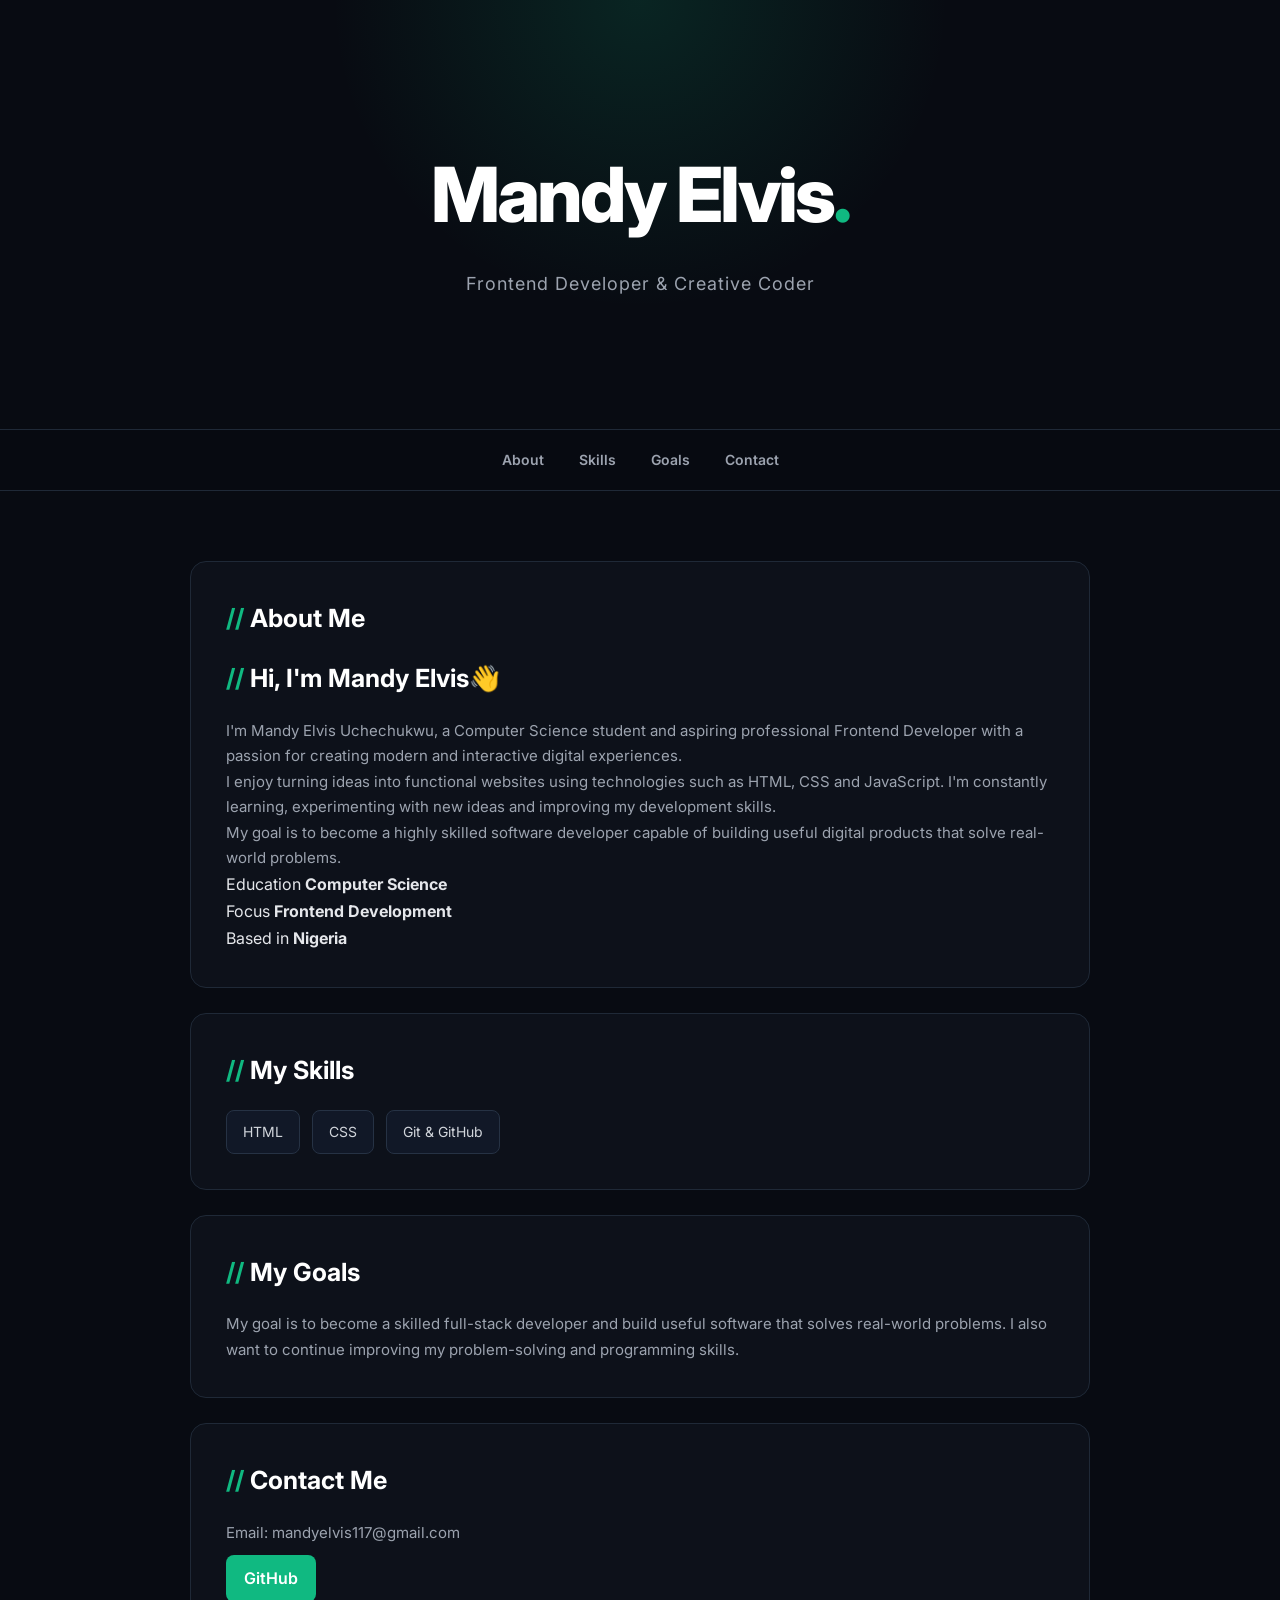
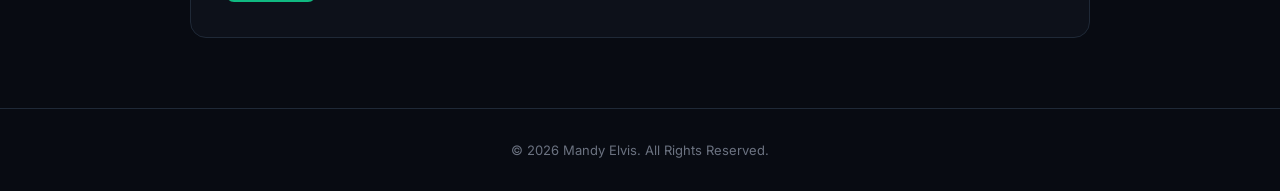
<file: day01/index.html>
<!DOCTYPE html>
<html lang="en">
<head>
    <meta charset="UTF-8">
    <meta name="viewport" content="width=device-width, initial-scale=1.0">
    <title>Mandy Elvis | Personal Profile</title>
    <link rel="stylesheet" href="style.css">
</head>

<body>

    <header>
        <h1>Mandy Elvis</h1>
        <p>Frontend Developer & Creative Coder</p>
    </header>

    <nav>
        <a href="#about">About</a>
        <a href="#skills">Skills</a>
        <a href="#goals">Goals</a>
        <a href="#contact">Contact</a>
    </nav>

    <main>

        <section id="about">
            <h2>About Me</h2>
             <h2> Hi, I'm Mandy Elvis👋</h2>

                   <p>
                        I'm Mandy Elvis Uchechukwu, a Computer Science
                        student and aspiring professional Frontend Developer
                        with a passion for creating modern and interactive
                        digital experiences.
                    </p>

                    <p>
                        I enjoy turning ideas into functional websites using
                        technologies such as HTML, CSS and JavaScript. I'm
                        constantly learning, experimenting with new ideas and
                        improving my development skills.
                    </p>

                    <p>
                        My goal is to become a highly skilled software
                        developer capable of building useful digital products
                        that solve real-world problems.
                    </p>


                    <!-- QUICK INFO -->

                    <div class="about-info">

                        <div class="info-item">
                            <span>Education</span>
                            <strong>Computer Science</strong>
                        </div>

                        <div class="info-item">
                            <span>Focus</span>
                            <strong>Frontend Development</strong>
                        </div>

                        <div class="info-item">
                            <span>Based in</span>
                            <strong>Nigeria</strong>
                        </div>

                </section>

                 <section id="skills">
                   <h2>My Skills</h2>

                   <ul>
                     <li>HTML</li>
                     <li>CSS</li>
                     <li>Git & GitHub</li>
                     </ul>
                     
                 </section>

        <section id="goals">
            <h2>My Goals</h2>
            <p>
                My goal is to become a skilled full-stack developer and build
                useful software that solves real-world problems. I also want
                to continue improving my problem-solving and programming skills.
            </p>
        </section>

        <section id="contact">
            <h2>Contact Me</h2>

            <p>Email: mandyelvis117@gmail.com</p>

            <a href="https://github.com/Mandyelvis" target="_blank">
                GitHub
            </a>
        </section>

    </main>

    <footer>
        <p>&copy; 2026 Mandy Elvis. All Rights Reserved.</p>
    </footer>

</body>
</html>
</file>
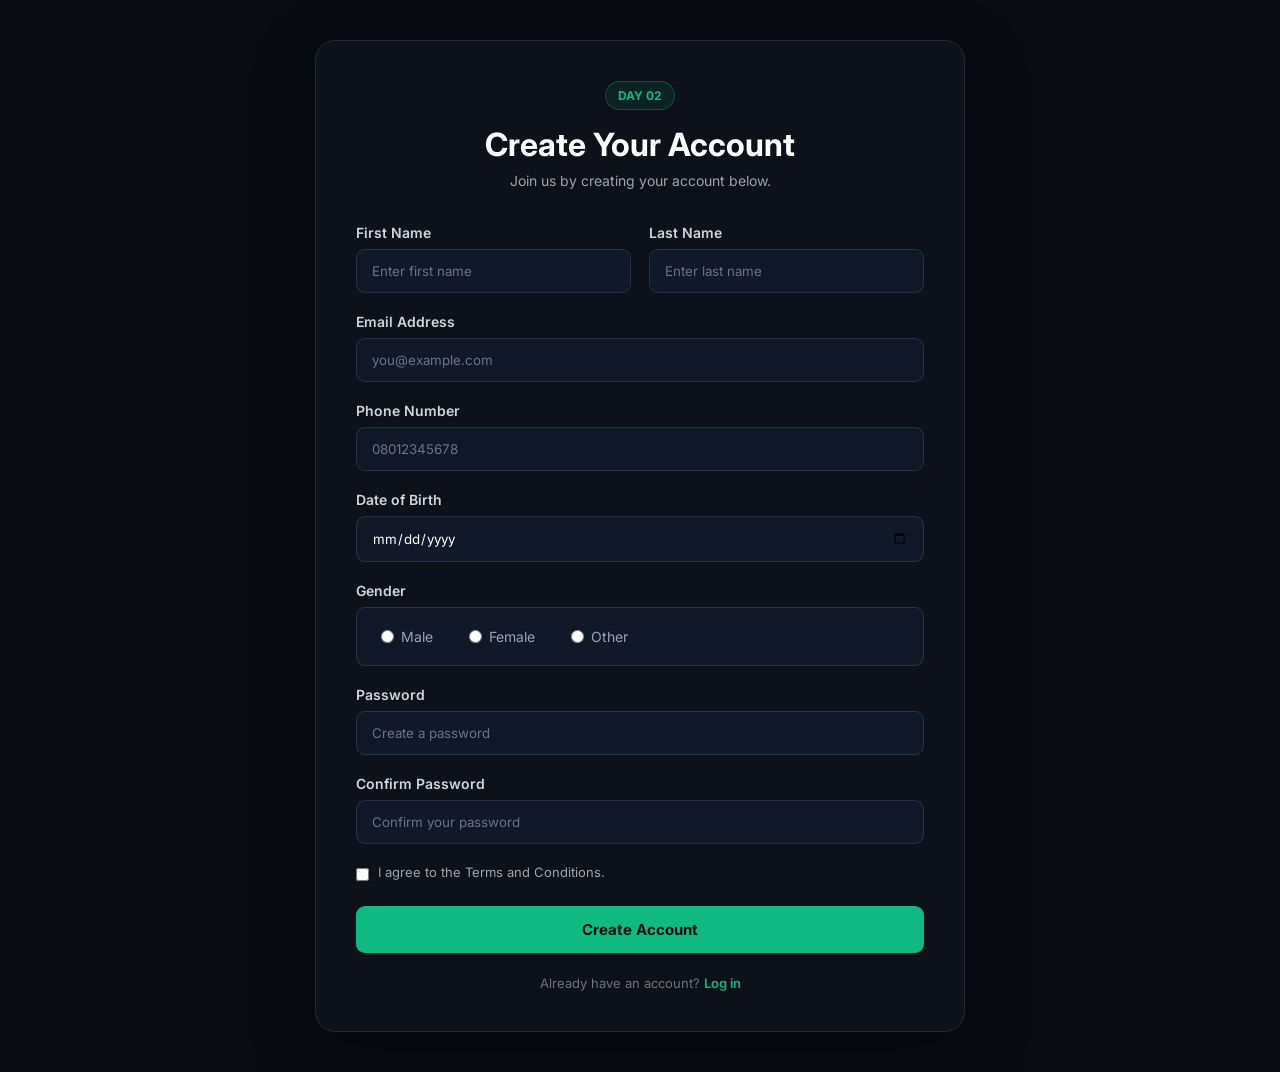
<file: day02/index.html>
<!DOCTYPE html>
<html lang="en">
<head>
    <meta charset="UTF-8">
    <meta name="viewport" content="width=device-width, initial-scale=1.0">
    <title>Create Account | Day 02</title>
    <link rel="stylesheet" href="style.css">
</head>

<body>

    <main class="container">

        <div class="form-card">

            <div class="form-header">
                <span class="badge">DAY 02</span>
                <h1>Create Your Account</h1>
                <p>Join us by creating your account below.</p>
            </div>

            <form>

                <div class="form-row">
                    <div class="input-group">
                        <label for="first-name">First Name</label>
                        <input
                            type="text"
                            id="first-name"
                            name="first-name"
                            placeholder="Enter first name"
                            required
                        >
                    </div>

                    <div class="input-group">
                        <label for="last-name">Last Name</label>
                        <input
                            type="text"
                            id="last-name"
                            name="last-name"
                            placeholder="Enter last name"
                            required
                        >
                    </div>
                </div>

                <div class="input-group">
                    <label for="email">Email Address</label>
                    <input
                        type="email"
                        id="email"
                        name="email"
                        placeholder="you@example.com"
                        required
                    >
                </div>

                <div class="input-group">
                    <label for="phone">Phone Number</label>
                    <input
                        type="tel"
                        id="phone"
                        name="phone"
                        placeholder="08012345678"
                        required
                    >
                </div>

                <div class="input-group">
                    <label for="date">Date of Birth</label>
                    <input
                        type="date"
                        id="date"
                        name="date"
                        required
                    >
                </div>

                <div class="input-group">
                    <label>Gender</label>

                    <div class="radio-group">
                        <label>
                            <input type="radio" name="gender" value="male">
                            Male
                        </label>

                        <label>
                            <input type="radio" name="gender" value="female">
                            Female
                        </label>

                        <label>
                            <input type="radio" name="gender" value="other">
                            Other
                        </label>
                    </div>
                </div>

                <div class="input-group">
                    <label for="password">Password</label>
                    <input
                        type="password"
                        id="password"
                        name="password"
                        placeholder="Create a password"
                        required
                    >
                </div>

                <div class="input-group">
                    <label for="confirm-password">Confirm Password</label>
                    <input
                        type="password"
                        id="confirm-password"
                        name="confirm-password"
                        placeholder="Confirm your password"
                        required
                    >
                </div>

                <label class="terms">
                    <input type="checkbox" required>
                    <span>I agree to the Terms and Conditions.</span>
                </label>

                <button type="submit">Create Account</button>

                <p class="login-text">
                    Already have an account?
                    <a href="#">Log in</a>
                </p>

            </form>

        </div>

    </main>

</body>
</html>
</file>
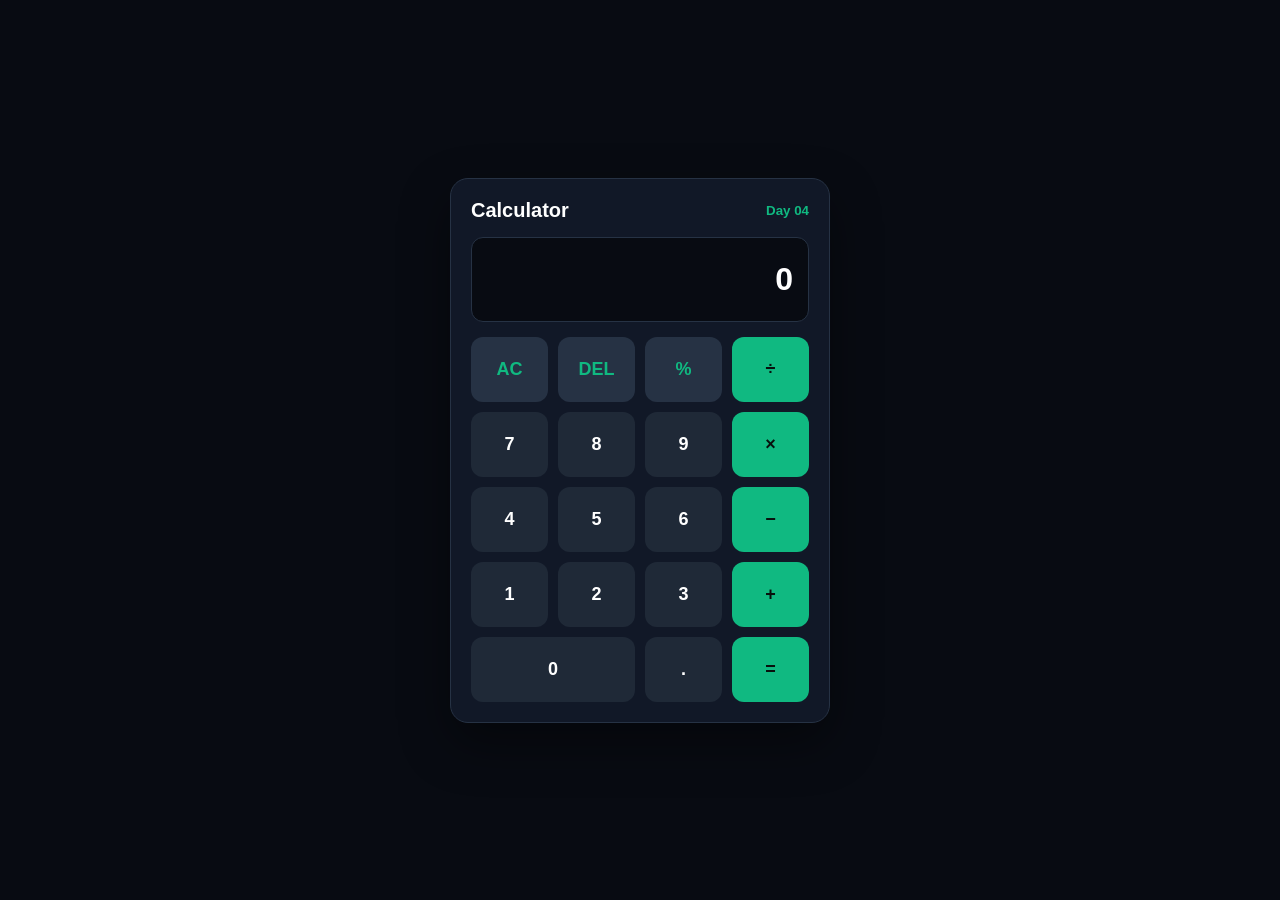
<file: day04/index.html>
<!DOCTYPE html>
<html lang="en">
<head>
    <meta charset="UTF-8">
    <meta name="viewport" content="width=device-width, initial-scale=1.0">
    <title>Day 04 - Calculator</title>
    <link rel="stylesheet" href="style.css">
</head>
<body>

    <main class="calculator">
        <div class="calculator-header">
            <span>Calculator</span>
            <small>Day 04</small>
        </div>

        <input type="text" id="display" class="display" value="0" readonly>

        <div class="buttons">
            <button class="function" onclick="clearDisplay()">AC</button>
            <button class="function" onclick="deleteLast()">DEL</button>
            <button class="function" onclick="appendValue('%')">%</button>
            <button class="operator" onclick="appendValue('/')">÷</button>

            <button onclick="appendValue('7')">7</button>
            <button onclick="appendValue('8')">8</button>
            <button onclick="appendValue('9')">9</button>
            <button class="operator" onclick="appendValue('*')">×</button>

            <button onclick="appendValue('4')">4</button>
            <button onclick="appendValue('5')">5</button>
            <button onclick="appendValue('6')">6</button>
            <button class="operator" onclick="appendValue('-')">−</button>

            <button onclick="appendValue('1')">1</button>
            <button onclick="appendValue('2')">2</button>
            <button onclick="appendValue('3')">3</button>
            <button class="operator" onclick="appendValue('+')">+</button>

            <button class="zero" onclick="appendValue('0')">0</button>
            <button onclick="appendValue('.')">.</button>
            <button class="equals" onclick="calculate()">=</button>
        </div>
    </main>

    <script src="script.js"></script>
</body>
</html>
</file>
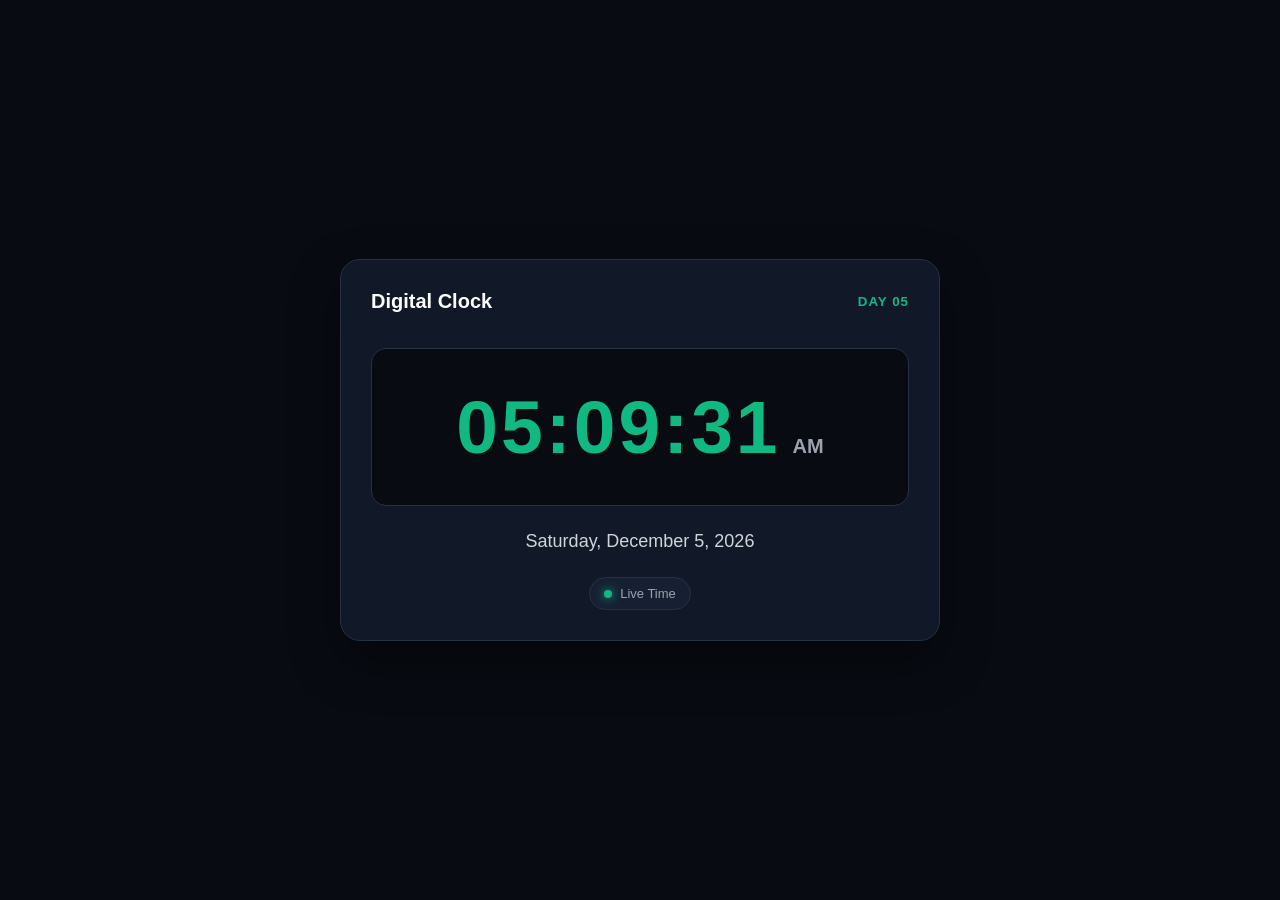
<file: day05/index.html>
<!DOCTYPE html>
<html lang="en">
<head>
    <meta charset="UTF-8">
    <meta name="viewport" content="width=device-width, initial-scale=1.0">
    <title>Day 05 - Digital Clock</title>
    <link rel="stylesheet" href="style.css">
</head>
<body>

    <main class="clock-container">
        <div class="clock-header">
            <span>Digital Clock</span>
            <small>DAY 05</small>
        </div>

        <div class="clock">
            <div id="time">00:00:00</div>
            <div id="period">AM</div>
        </div>

        <div class="date" id="date">
            Sunday, January 1, 2026
        </div>

        <div class="status">
            <span class="status-dot"></span>
            <span>Live Time</span>
        </div>
    </main>

    <script src="script.js"></script>
</body>
</html>
</file>
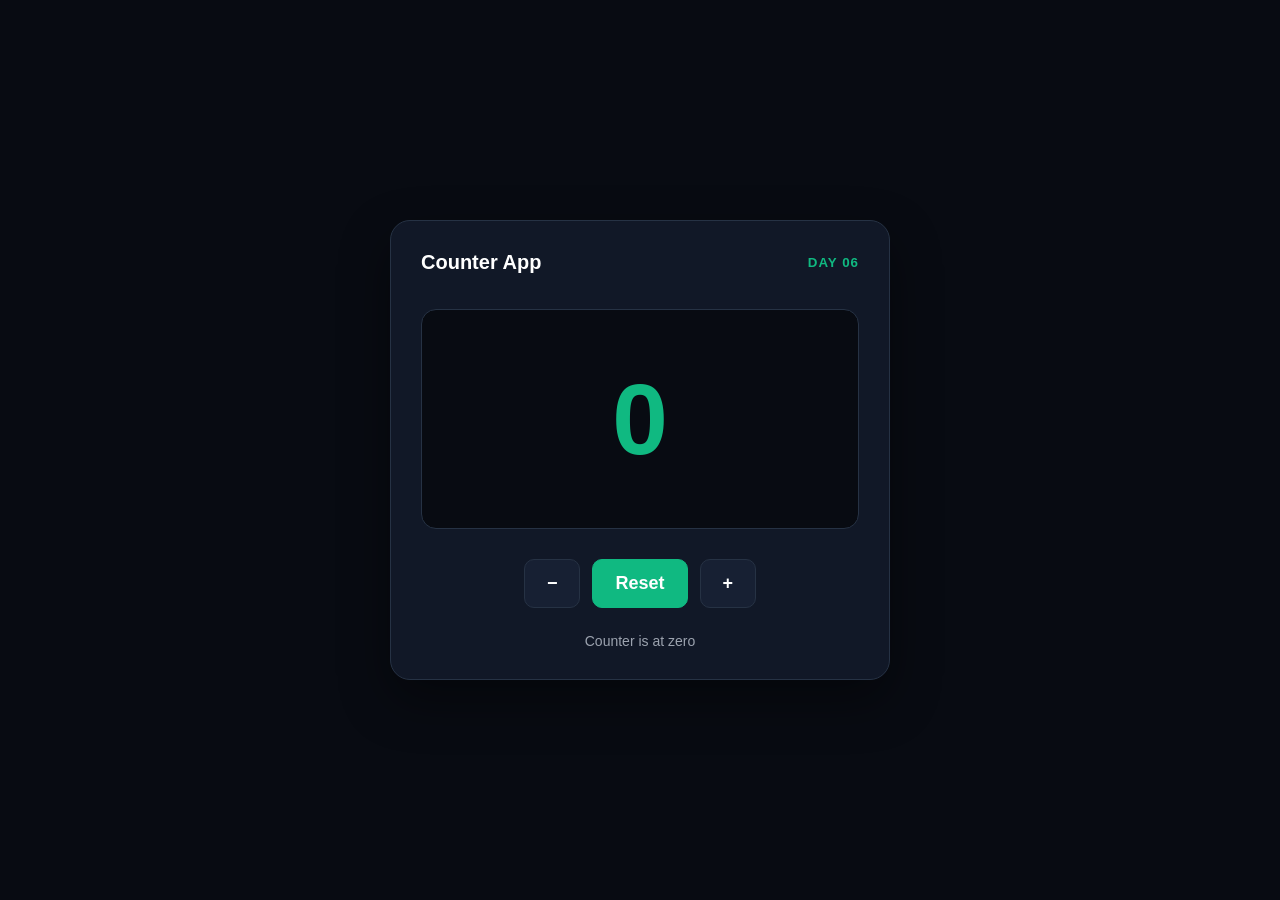
<file: day06/index.html>
<!DOCTYPE html>
<html lang="en">
<head>
    <meta charset="UTF-8">
    <meta name="viewport" content="width=device-width, initial-scale=1.0">
    <title>Day 06 - Counter App</title>
    <link rel="stylesheet" href="style.css">
</head>
<body>

    <main class="counter-container">
        <div class="counter-header">
            <span>Counter App</span>
            <small>DAY 06</small>
        </div>

        <div class="counter-display">
            <span id="count">0</span>
        </div>

        <div class="counter-controls">
            <button id="decrease">−</button>
            <button id="reset">Reset</button>
            <button id="increase">+</button>
        </div>

        <p class="status" id="status">Counter is at zero</p>
    </main>

    <script src="script.js"></script>
</body>
</html>
</file>
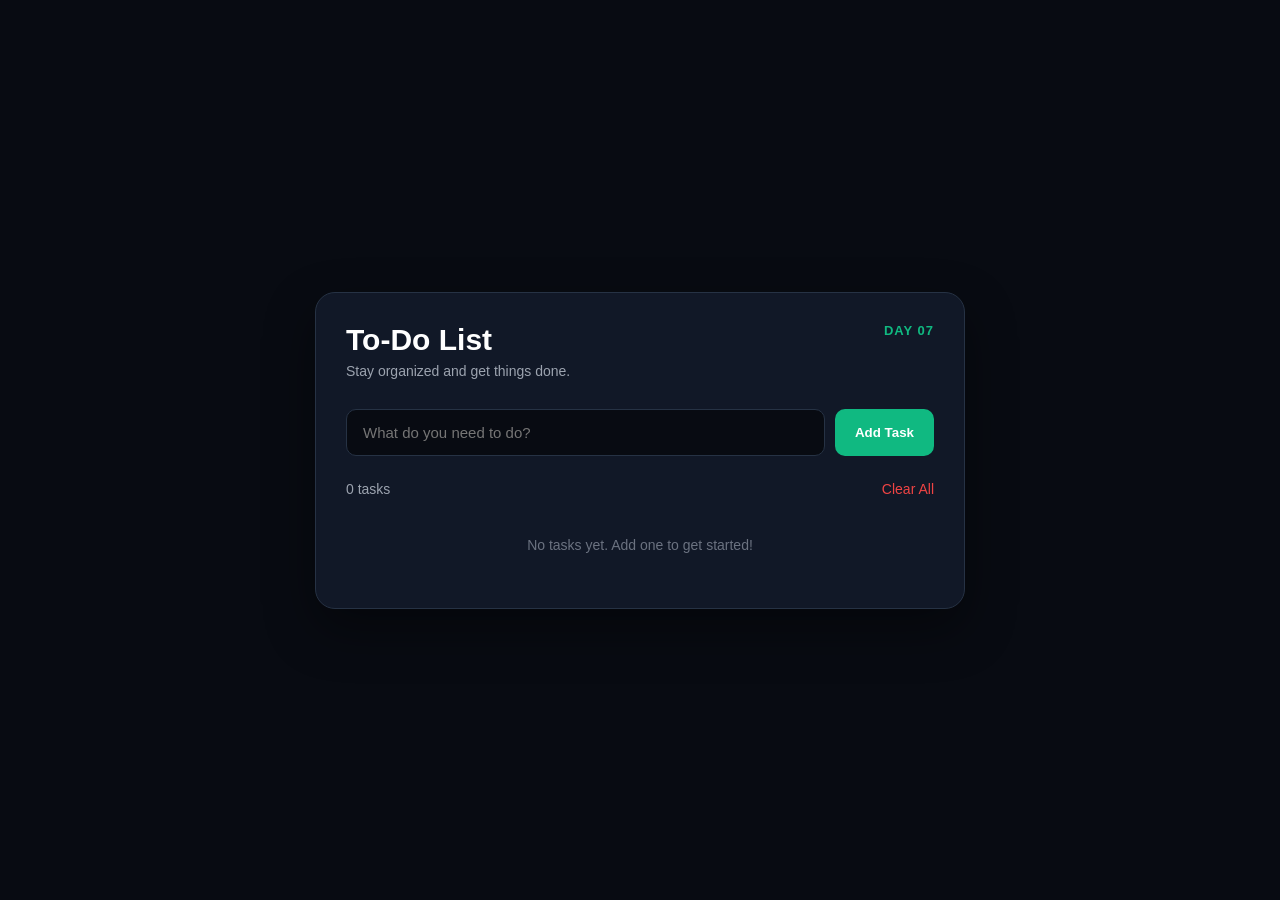
<file: day07/index.html>
<!DOCTYPE html>
<html lang="en">
<head>
    <meta charset="UTF-8">
    <meta name="viewport" content="width=device-width, initial-scale=1.0">
    <title>Day 07 - To-Do List</title>
    <link rel="stylesheet" href="style.css">
</head>
<body>

    <main class="todo-container">

        <div class="todo-header">
            <div>
                <h1>To-Do List</h1>
                <p>Stay organized and get things done.</p>
            </div>
            <span class="day-label">DAY 07</span>
        </div>

        <div class="todo-input">
            <input 
                type="text" 
                id="taskInput" 
                placeholder="What do you need to do?"
            >
            <button id="addTask">Add Task</button>
        </div>

        <div class="task-info">
            <span id="taskCount">0 tasks</span>
            <button id="clearTasks">Clear All</button>
        </div>

        <ul id="taskList"></ul>

        <p class="empty-message" id="emptyMessage">
            No tasks yet. Add one to get started!
        </p>

    </main>

    <script src="script.js"></script>
</body>
</html>
</file>
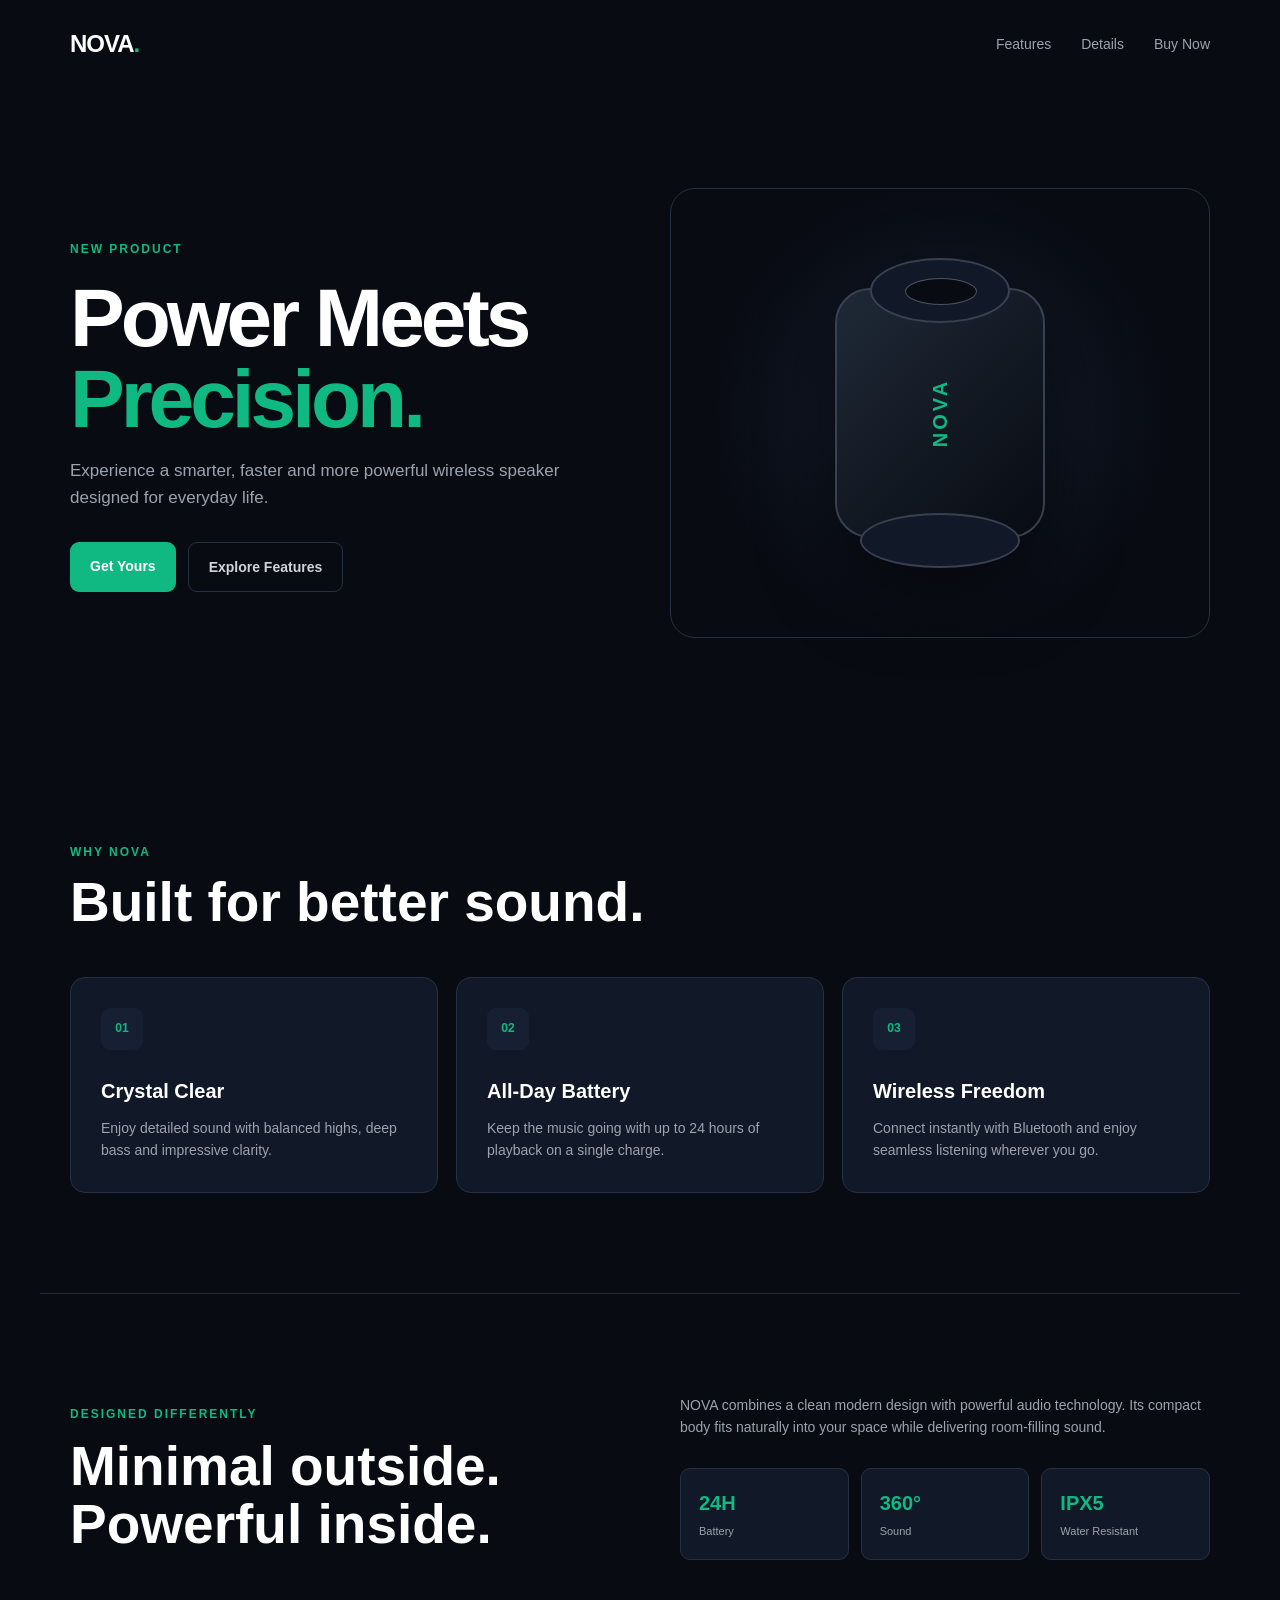
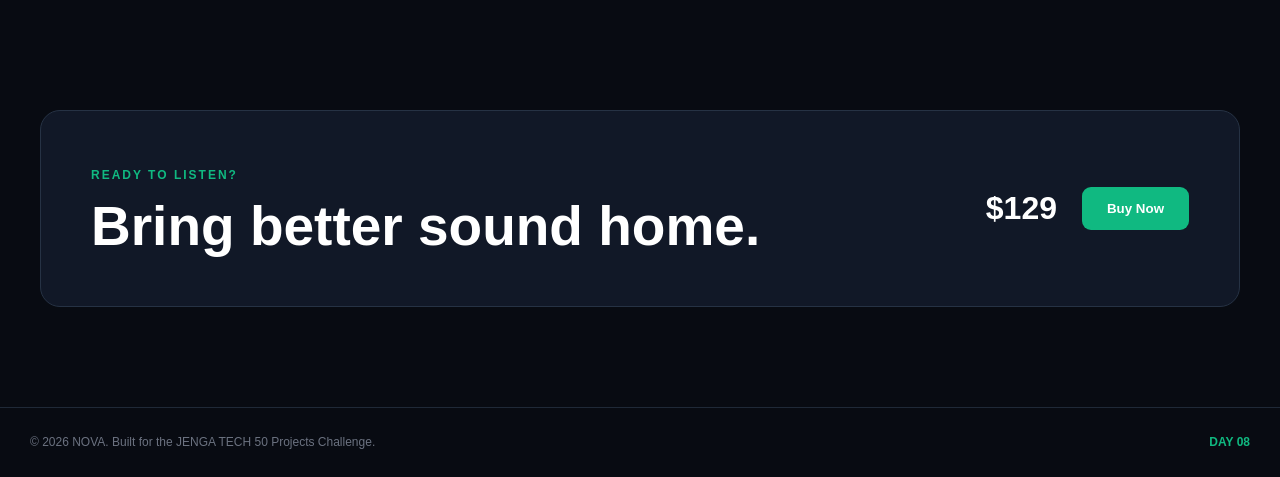
<file: day08/index.html>
<!DOCTYPE html>
<html lang="en">
<head>
    <meta charset="UTF-8">
    <meta name="viewport" content="width=device-width, initial-scale=1.0">
    <title>Day 08 - Product Landing Page</title>
    <link rel="stylesheet" href="style.css">
</head>
<body>

    <header class="navbar">
        <a href="#" class="logo">NOVA<span>.</span></a>

        <nav>
            <a href="#features">Features</a>
            <a href="#details">Details</a>
            <a href="#buy">Buy Now</a>
        </nav>
    </header>

    <main>

        <section class="hero">
            <div class="hero-content">
                <span class="badge">NEW PRODUCT</span>

                <h1>Power Meets <span>Precision.</span></h1>

                <p>
                    Experience a smarter, faster and more powerful
                    wireless speaker designed for everyday life.
                </p>

                <div class="hero-buttons">
                    <a href="#buy" class="primary-btn">Get Yours</a>
                    <a href="#features" class="secondary-btn">Explore Features</a>
                </div>
            </div>

            <div class="product-card">
                <div class="speaker">
                    <div class="speaker-top"></div>
                    <div class="speaker-body">
                        <span class="speaker-brand">NOVA</span>
                    </div>
                    <div class="speaker-base"></div>
                </div>
            </div>
        </section>

        <section class="features" id="features">
            <div class="section-heading">
                <span>WHY NOVA</span>
                <h2>Built for better sound.</h2>
            </div>

            <div class="feature-grid">
                <article class="feature-card">
                    <div class="feature-icon">01</div>
                    <h3>Crystal Clear</h3>
                    <p>
                        Enjoy detailed sound with balanced highs,
                        deep bass and impressive clarity.
                    </p>
                </article>

                <article class="feature-card">
                    <div class="feature-icon">02</div>
                    <h3>All-Day Battery</h3>
                    <p>
                        Keep the music going with up to 24 hours
                        of playback on a single charge.
                    </p>
                </article>

                <article class="feature-card">
                    <div class="feature-icon">03</div>
                    <h3>Wireless Freedom</h3>
                    <p>
                        Connect instantly with Bluetooth and enjoy
                        seamless listening wherever you go.
                    </p>
                </article>
            </div>
        </section>

        <section class="details" id="details">
            <div>
                <span class="section-label">DESIGNED DIFFERENTLY</span>
                <h2>Minimal outside.<br>Powerful inside.</h2>
            </div>

            <div class="details-text">
                <p>
                    NOVA combines a clean modern design with powerful
                    audio technology. Its compact body fits naturally
                    into your space while delivering room-filling sound.
                </p>

                <div class="specs">
                    <div>
                        <strong>24H</strong>
                        <span>Battery</span>
                    </div>

                    <div>
                        <strong>360°</strong>
                        <span>Sound</span>
                    </div>

                    <div>
                        <strong>IPX5</strong>
                        <span>Water Resistant</span>
                    </div>
                </div>
            </div>
        </section>

        <section class="buy-section" id="buy">
            <div>
                <span class="section-label">READY TO LISTEN?</span>
                <h2>Bring better sound home.</h2>
            </div>

            <div class="buy-action">
                <span class="price">$129</span>
                <button id="buyButton">Buy Now</button>
            </div>
        </section>

    </main>

    <footer>
        <p>© 2026 NOVA. Built for the JENGA TECH 50 Projects Challenge.</p>
        <span>DAY 08</span>
    </footer>

    <script src="script.js"></script>
</body>
</html>
</file>
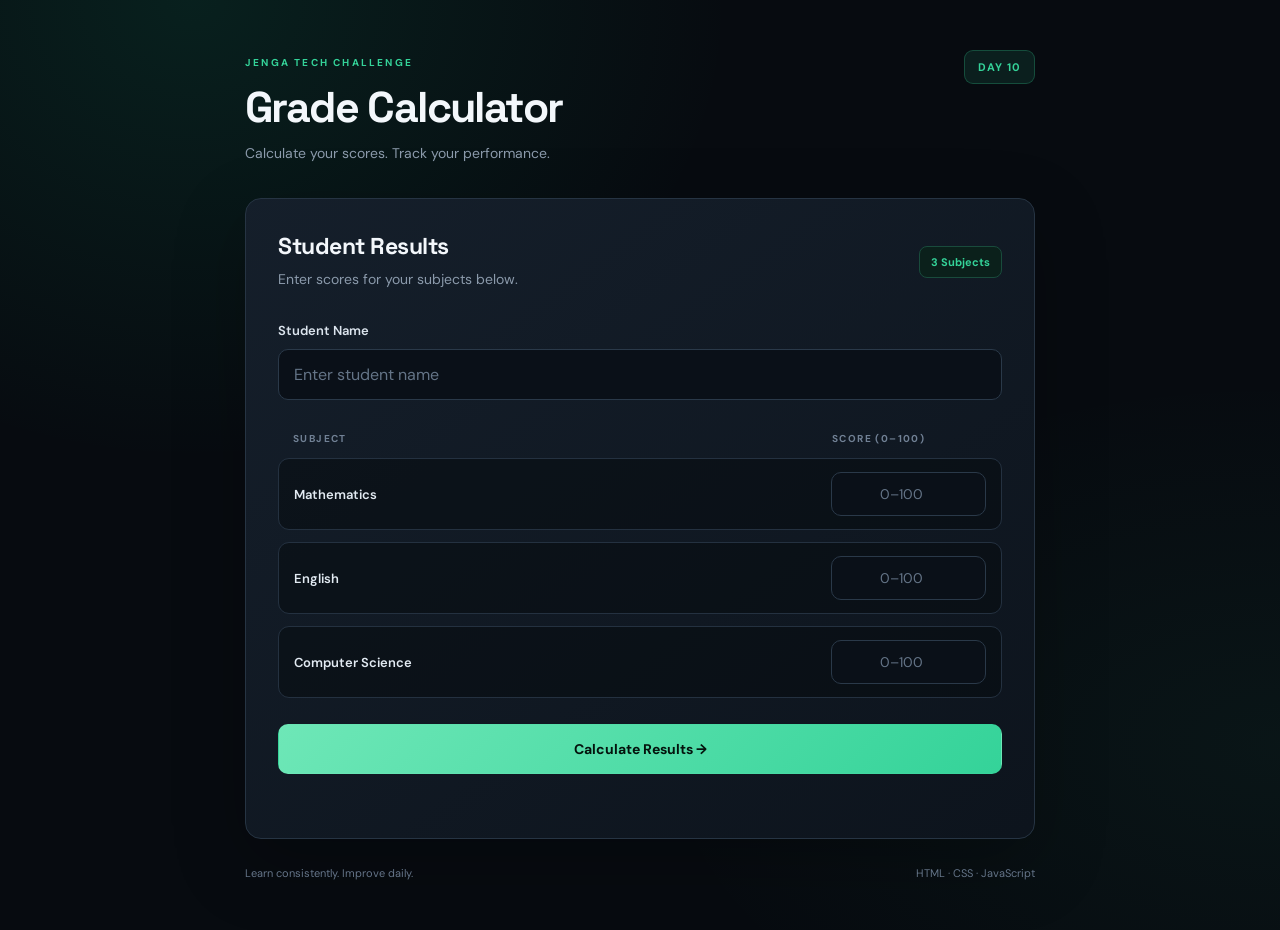
<file: day10/index.html>
<!DOCTYPE html>
<html lang="en">
<head>
    <meta charset="UTF-8">
    <meta name="viewport" content="width=device-width, initial-scale=1.0">
    <meta name="description" content="Calculate student scores, averages, and grades.">
    <title>Day 10 - Grade Calculator</title>
    <link rel="stylesheet" href="style.css">
</head>
<body>

    <main class="container">
        <header class="header">
            <div>
                <span class="eyebrow">JENGA TECH CHALLENGE</span>
                <h1>Grade Calculator</h1>
                <p>Calculate your scores. Track your performance.</p>
            </div>
            <span class="day-label">DAY 10</span>
        </header>

        <section class="calculator-card">
            <div class="card-heading">
                <div>
                    <h2>Student Results</h2>
                    <p>Enter scores for your subjects below.</p>
                </div>
                <span class="subject-count" id="subjectCount">3 Subjects</span>
            </div>

            <form id="gradeForm">
                <div class="student-field">
                    <label for="studentName">Student Name</label>
                    <input
                        type="text"
                        id="studentName"
                        placeholder="Enter student name"
                        required
                        maxlength="80"
                    >
                </div>

                <div class="subjects-header">
                    <span>SUBJECT</span>
                    <span>SCORE (0–100)</span>
                </div>

                <div class="subject-list" id="subjectList">
                    <div class="subject-row">
                        <label for="score1">Mathematics</label>
                        <input type="number" id="score1" min="0" max="100"
                            step="1" placeholder="0–100" required>
                    </div>

                    <div class="subject-row">
                        <label for="score2">English</label>
                        <input type="number" id="score2" min="0" max="100"
                            step="1" placeholder="0–100" required>
                    </div>

                    <div class="subject-row">
                        <label for="score3">Computer Science</label>
                        <input type="number" id="score3" min="0" max="100"
                            step="1" placeholder="0–100" required>
                    </div>
                </div>

                <button type="submit" class="calculate-button">
                    Calculate Results →
                </button>

                <p class="form-error" id="formError" aria-live="polite"></p>
            </form>
        </section>

        <section class="results-card" id="resultsCard" hidden>
            <div class="results-heading">
                <div>
                    <span class="eyebrow">PERFORMANCE REPORT</span>
                    <h2 id="resultName">Student Results</h2>
                    <p id="resultSummary">Your results are ready.</p>
                </div>
                <span class="grade-badge" id="gradeBadge">A</span>
            </div>

            <div class="stats-grid">
                <div class="stat-box">
                    <span>Total Score</span>
                    <strong id="totalScore">0/300</strong>
                </div>

                <div class="stat-box">
                    <span>Average</span>
                    <strong id="averageScore">0%</strong>
                </div>

                <div class="stat-box">
                    <span>Grade</span>
                    <strong id="finalGrade">A</strong>
                </div>
            </div>

            <h3 class="breakdown-title">Subject Breakdown</h3>
            <div id="breakdown" class="breakdown"></div>

            <button type="button" class="reset-button" id="resetButton">
                Calculate Another Student ↻
            </button>
        </section>

        <footer>
            <span>Learn consistently. Improve daily.</span>
            <span>HTML · CSS · JavaScript</span>
        </footer>
    </main>

    <script src="script.js"></script>
</body>
</html>
</file>
<file: day01/style.css>
@import url('https://fonts.googleapis.com/css2?family=Inter:wght@400;500;600;700;800&display=swap');

* {
    margin: 0;
    padding: 0;
    box-sizing: border-box;
}

html {
    scroll-behavior: smooth;
}

body {
    font-family: 'Inter', sans-serif;
    background: #080b12;
    color: #e5e7eb;
    line-height: 1.7;
}

/* Header */
header {
    min-height: 430px;
    display: flex;
    flex-direction: column;
    justify-content: center;
    align-items: center;
    text-align: center;
    padding: 60px 20px;
    background:
        radial-gradient(circle at top, rgba(16, 185, 129, 0.15), transparent 40%),
        #080b12;
    border-bottom: 1px solid #1f2937;
}

header h1 {
    font-size: clamp(42px, 8vw, 76px);
    font-weight: 800;
    letter-spacing: -3px;
    color: #ffffff;
    margin-bottom: 10px;
}

header h1::after {
    content: '.';
    color: #10b981;
}

header p {
    color: #9ca3af;
    font-size: 18px;
    letter-spacing: 1px;
}

/* Navigation */
nav {
    position: sticky;
    top: 0;
    z-index: 100;
    display: flex;
    justify-content: center;
    gap: 35px;
    padding: 18px 20px;
    background: rgba(8, 11, 18, 0.9);
    backdrop-filter: blur(12px);
    border-bottom: 1px solid #1f2937;
}

nav a {
    position: relative;
    color: #9ca3af;
    text-decoration: none;
    font-size: 14px;
    font-weight: 600;
    transition: color 0.3s ease;
}

nav a::after {
    content: '';
    position: absolute;
    left: 0;
    bottom: -7px;
    width: 0;
    height: 2px;
    background: #10b981;
    transition: width 0.3s ease;
}

nav a:hover {
    color: #ffffff;
}

nav a:hover::after {
    width: 100%;
}

/* Main */
main {
    width: min(900px, 90%);
    margin: 70px auto;
}

/* Sections */
section {
    margin-bottom: 25px;
    padding: 35px;
    background: #0d111a;
    border: 1px solid #1f2937;
    border-radius: 16px;
    transition: transform 0.3s ease, border-color 0.3s ease;
}

section:hover {
    transform: translateY(-4px);
    border-color: #10b981;
}

section h2 {
    margin-bottom: 18px;
    color: #ffffff;
    font-size: 25px;
}

section h2::before {
    content: '// ';
    color: #10b981;
}

section p {
    color: #9ca3af;
    font-size: 15px;
}

/* Skills */
ul {
    list-style: none;
    display: flex;
    flex-wrap: wrap;
    gap: 12px;
}

li {
    padding: 9px 16px;
    background: #111827;
    color: #d1d5db;
    border: 1px solid #263244;
    border-radius: 8px;
    font-size: 14px;
    transition: 0.3s ease;
}

li:hover {
    background: #10b981;
    color: #06110d;
    border-color: #10b981;
    transform: translateY(-2px);
}

/* Contact */
section a {
    display: inline-block;
    margin-top: 10px;
    padding: 10px 18px;
    color: #ffffff;
    background: #10b981;
    border-radius: 8px;
    text-decoration: none;
    font-weight: 600;
    transition: 0.3s ease;
}

section a:hover {
    background: #34d399;
    transform: translateY(-2px);
}

/* Footer */
footer {
    padding: 30px 20px;
    text-align: center;
    border-top: 1px solid #1f2937;
    color: #6b7280;
    font-size: 13px;
}

/* Mobile */
@media (max-width: 600px) {

    header {
        min-height: 360px;
    }

    header h1 {
        letter-spacing: -2px;
    }

    header p {
        font-size: 15px;
    }

    nav {
        gap: 18px;
        padding: 15px 10px;
    }

    nav a {
        font-size: 12px;
    }

    main {
        width: 92%;
        margin: 40px auto;
    }

    section {
        padding: 25px;
    }

    section h2 {
        font-size: 21px;
    }

    ul {
        gap: 8px;
    }
}
</file>
<file: day02/style.css>
@import url('https://fonts.googleapis.com/css2?family=Inter:wght@400;500;600;700;800&display=swap');

* {
    margin: 0;
    padding: 0;
    box-sizing: border-box;
}

body {
    font-family: 'Inter', sans-serif;
    background: #080b12;
    color: #e5e7eb;
    min-height: 100vh;
}

.container {
    min-height: 100vh;
    display: flex;
    justify-content: center;
    align-items: center;
    padding: 40px 20px;
}

.form-card {
    width: 100%;
    max-width: 650px;
    padding: 40px;
    background: #0d111a;
    border: 1px solid #1f2937;
    border-radius: 20px;
    box-shadow: 0 20px 60px rgba(0, 0, 0, 0.35);
}

.form-header {
    text-align: center;
    margin-bottom: 35px;
}

.badge {
    display: inline-block;
    padding: 6px 12px;
    margin-bottom: 15px;
    color: #10b981;
    background: rgba(16, 185, 129, 0.1);
    border: 1px solid rgba(16, 185, 129, 0.3);
    border-radius: 50px;
    font-size: 12px;
    font-weight: 700;
}

.form-header h1 {
    color: #ffffff;
    font-size: 32px;
    margin-bottom: 8px;
}

.form-header p {
    color: #9ca3af;
    font-size: 14px;
}

.form-row {
    display: grid;
    grid-template-columns: 1fr 1fr;
    gap: 18px;
}

.input-group {
    margin-bottom: 20px;
}

.input-group > label {
    display: block;
    margin-bottom: 8px;
    color: #d1d5db;
    font-size: 14px;
    font-weight: 600;
}

input[type="text"],
input[type="email"],
input[type="tel"],
input[type="date"],
input[type="password"] {
    width: 100%;
    padding: 13px 15px;
    background: #111827;
    color: #ffffff;
    border: 1px solid #263244;
    border-radius: 9px;
    outline: none;
    font-family: inherit;
    transition: 0.3s ease;
}

input::placeholder {
    color: #6b7280;
}

input[type="text"]:focus,
input[type="email"]:focus,
input[type="tel"]:focus,
input[type="date"]:focus,
input[type="password"]:focus {
    border-color: #10b981;
    box-shadow: 0 0 0 3px rgba(16, 185, 129, 0.1);
}

/* Gender */
.radio-group {
    display: flex;
    gap: 12px;
    padding: 12px;
    background: #111827;
    border: 1px solid #263244;
    border-radius: 9px;
    flex-wrap: wrap;
}

.radio-group label {
    display: flex;
    align-items: center;
    gap: 7px;
    padding: 8px 12px;
    color: #9ca3af;
    font-size: 14px;
    cursor: pointer;
    border-radius: 6px;
    transition: 0.3s ease;
}

.radio-group label:hover {
    background: #1f2937;
    color: #ffffff;
}

input[type="radio"] {
    accent-color: #10b981;
}

.radio-group label {
    display: flex;
    align-items: center;
    gap: 7px;
    color: #9ca3af;
    font-size: 14px;
    cursor: pointer;
}

input[type="radio"] {
    accent-color: #10b981;
}

/* Terms */
.terms {
    display: flex;
    align-items: flex-start;
    gap: 9px;
    margin: 5px 0 25px;
    color: #9ca3af;
    font-size: 13px;
    cursor: pointer;
}

.terms input {
    margin-top: 4px;
    accent-color: #10b981;
}

/* Button */
button {
    width: 100%;
    padding: 14px;
    border: none;
    border-radius: 9px;
    background: #10b981;
    color: #06110d;
    font-family: inherit;
    font-size: 15px;
    font-weight: 700;
    cursor: pointer;
    transition: 0.3s ease;
}

button:hover {
    background: #34d399;
    transform: translateY(-2px);
}

button:active {
    transform: translateY(0);
}

/* Login link */
.login-text {
    margin-top: 22px;
    text-align: center;
    color: #6b7280;
    font-size: 13px;
}

.login-text a {
    color: #10b981;
    text-decoration: none;
    font-weight: 600;
}

.login-text a:hover {
    text-decoration: underline;
}

/* Mobile */
@media (max-width: 600px) {

    .container {
        padding: 20px 15px;
    }

    .form-card {
        padding: 28px 20px;
        border-radius: 15px;
    }

    .form-header h1 {
        font-size: 26px;
    }

    .form-row {
        grid-template-columns: 1fr;
        gap: 0;
    }

    .radio-group {
        flex-direction: column;
        gap: 12px;
    }
}
</file>
<file: day04/style.css>
* {
    margin: 0;
    padding: 0;
    box-sizing: border-box;
}

body {
    min-height: 100vh;
    display: flex;
    justify-content: center;
    align-items: center;
    padding: 20px;
    font-family: Arial, sans-serif;
    background: #080b12;
    color: #ffffff;
}

.calculator {
    width: 100%;
    max-width: 380px;
    padding: 20px;
    background: #111827;
    border: 1px solid #263244;
    border-radius: 18px;
    box-shadow: 0 20px 50px rgba(0, 0, 0, 0.4);
}

.calculator-header {
    display: flex;
    justify-content: space-between;
    align-items: center;
    margin-bottom: 15px;
}

.calculator-header span {
    font-size: 20px;
    font-weight: 700;
}

.calculator-header small {
    color: #10b981;
    font-weight: 600;
}

.display {
    width: 100%;
    height: 85px;
    margin-bottom: 15px;
    padding: 15px;
    border: 1px solid #263244;
    border-radius: 12px;
    outline: none;
    background: #080b12;
    color: #ffffff;
    font-size: 32px;
    font-weight: 600;
    text-align: right;
}

.buttons {
    display: grid;
    grid-template-columns: repeat(4, 1fr);
    gap: 10px;
}

button {
    height: 65px;
    border: none;
    border-radius: 12px;
    background: #1f2937;
    color: #ffffff;
    font-size: 18px;
    font-weight: 600;
    cursor: pointer;
    transition: 0.2s ease;
}

button:hover {
    background: #374151;
    transform: translateY(-2px);
}

button:active {
    transform: scale(0.96);
}

.function {
    background: #263244;
    color: #10b981;
}

.function:hover {
    background: #334155;
}

.operator {
    background: #10b981;
    color: #08110d;
}

.operator:hover {
    background: #34d399;
}

.equals {
    background: #10b981;
    color: #08110d;
}

.equals:hover {
    background: #34d399;
}

.zero {
    grid-column: span 2;
}

@media (max-width: 420px) {
    .calculator {
        padding: 15px;
    }

    button {
        height: 58px;
    }

    .display {
        height: 75px;
        font-size: 28px;
    }
}
</file>
<file: day05/style.css>
* {
    margin: 0;
    padding: 0;
    box-sizing: border-box;
}

body {
    min-height: 100vh;
    display: flex;
    justify-content: center;
    align-items: center;
    padding: 20px;
    font-family: Arial, sans-serif;
    background: #080b12;
    color: #ffffff;
}

.clock-container {
    width: 100%;
    max-width: 600px;
    padding: 30px;
    text-align: center;
    background: #111827;
    border: 1px solid #263244;
    border-radius: 20px;
    box-shadow: 0 20px 50px rgba(0, 0, 0, 0.4);
}

.clock-header {
    display: flex;
    justify-content: space-between;
    align-items: center;
    margin-bottom: 35px;
}

.clock-header span {
    font-size: 20px;
    font-weight: 700;
}

.clock-header small {
    color: #10b981;
    font-weight: 700;
    letter-spacing: 1px;
}

.clock {
    display: flex;
    justify-content: center;
    align-items: baseline;
    gap: 12px;
    padding: 35px 20px;
    background: #080b12;
    border: 1px solid #263244;
    border-radius: 15px;
}

#time {
    color: #10b981;
    font-size: clamp(45px, 10vw, 75px);
    font-weight: 700;
    letter-spacing: 3px;
}

#period {
    color: #9ca3af;
    font-size: 20px;
    font-weight: 600;
}

.date {
    margin-top: 25px;
    color: #d1d5db;
    font-size: 18px;
    font-weight: 500;
}

.status {
    display: inline-flex;
    align-items: center;
    gap: 8px;
    margin-top: 25px;
    padding: 8px 14px;
    background: #172033;
    border: 1px solid #263244;
    border-radius: 50px;
    color: #9ca3af;
    font-size: 13px;
}

.status-dot {
    width: 8px;
    height: 8px;
    background: #10b981;
    border-radius: 50%;
    box-shadow: 0 0 10px #10b981;
    animation: pulse 1.5s infinite;
}

@keyframes pulse {
    0% {
        opacity: 1;
        transform: scale(1);
    }

    50% {
        opacity: 0.4;
        transform: scale(0.8);
    }

    100% {
        opacity: 1;
        transform: scale(1);
    }
}

@media (max-width: 500px) {
    .clock-container {
        padding: 20px;
    }

    .clock-header {
        margin-bottom: 25px;
    }

    .clock {
        padding: 25px 10px;
        gap: 7px;
    }

    #time {
        letter-spacing: 1px;
    }

    #period {
        font-size: 16px;
    }

    .date {
        font-size: 15px;
    }
}
</file>
<file: day06/style.css>
* {
    margin: 0;
    padding: 0;
    box-sizing: border-box;
}

body {
    min-height: 100vh;
    display: flex;
    justify-content: center;
    align-items: center;
    padding: 20px;
    font-family: Arial, sans-serif;
    background: #080b12;
    color: #ffffff;
}

.counter-container {
    width: 100%;
    max-width: 500px;
    padding: 30px;
    text-align: center;
    background: #111827;
    border: 1px solid #263244;
    border-radius: 20px;
    box-shadow: 0 20px 50px rgba(0, 0, 0, 0.4);
}

.counter-header {
    display: flex;
    justify-content: space-between;
    align-items: center;
    margin-bottom: 35px;
}

.counter-header span {
    font-size: 20px;
    font-weight: 700;
}

.counter-header small {
    color: #10b981;
    font-weight: 700;
    letter-spacing: 1px;
}

.counter-display {
    display: flex;
    justify-content: center;
    align-items: center;
    height: 220px;
    margin-bottom: 30px;
    background: #080b12;
    border: 1px solid #263244;
    border-radius: 15px;
}

#count {
    color: #10b981;
    font-size: 100px;
    font-weight: 700;
}

.counter-controls {
    display: flex;
    justify-content: center;
    gap: 12px;
}

.counter-controls button {
    border: none;
    border-radius: 10px;
    padding: 13px 22px;
    font-size: 18px;
    font-weight: 700;
    cursor: pointer;
    color: #ffffff;
    background: #172033;
    border: 1px solid #263244;
    transition: 0.3s ease;
}

.counter-controls button:hover {
    background: #10b981;
    border-color: #10b981;
    transform: translateY(-2px);
}

#reset {
    background: #10b981;
    border-color: #10b981;
}

#reset:hover {
    background: #059669;
}

.status {
    margin-top: 25px;
    color: #9ca3af;
    font-size: 14px;
}

@media (max-width: 500px) {
    .counter-container {
        padding: 20px;
    }

    .counter-display {
        height: 180px;
    }

    #count {
        font-size: 75px;
    }

    .counter-controls {
        gap: 8px;
    }

    .counter-controls button {
        padding: 11px 16px;
        font-size: 16px;
    }
}
</file>
<file: day07/style.css>
* {
    margin: 0;
    padding: 0;
    box-sizing: border-box;
}

body {
    min-height: 100vh;
    display: flex;
    justify-content: center;
    align-items: center;
    padding: 20px;
    font-family: Arial, sans-serif;
    background: #080b12;
    color: #ffffff;
}

.todo-container {
    width: 100%;
    max-width: 650px;
    padding: 30px;
    background: #111827;
    border: 1px solid #263244;
    border-radius: 20px;
    box-shadow: 0 20px 50px rgba(0, 0, 0, 0.4);
}

.todo-header {
    display: flex;
    justify-content: space-between;
    align-items: flex-start;
    gap: 20px;
    margin-bottom: 30px;
}

.todo-header h1 {
    font-size: 30px;
    margin-bottom: 6px;
}

.todo-header p {
    color: #9ca3af;
    font-size: 14px;
}

.day-label {
    color: #10b981;
    font-size: 13px;
    font-weight: 700;
    letter-spacing: 1px;
}

.todo-input {
    display: flex;
    gap: 10px;
}

.todo-input input {
    flex: 1;
    min-width: 0;
    padding: 14px 16px;
    background: #080b12;
    color: #ffffff;
    border: 1px solid #263244;
    border-radius: 10px;
    outline: none;
    font-size: 15px;
}

.todo-input input:focus {
    border-color: #10b981;
}

.todo-input button {
    padding: 14px 20px;
    border: none;
    border-radius: 10px;
    background: #10b981;
    color: #ffffff;
    font-weight: 700;
    cursor: pointer;
    transition: 0.3s ease;
}

.todo-input button:hover {
    background: #059669;
    transform: translateY(-2px);
}

.task-info {
    display: flex;
    justify-content: space-between;
    align-items: center;
    margin: 25px 0 15px;
    color: #9ca3af;
    font-size: 14px;
}

#clearTasks {
    background: transparent;
    color: #ef4444;
    border: none;
    cursor: pointer;
    font-size: 14px;
}

#clearTasks:hover {
    color: #f87171;
}

#taskList {
    list-style: none;
    display: flex;
    flex-direction: column;
    gap: 10px;
}

.task-item {
    display: flex;
    align-items: center;
    gap: 12px;
    padding: 14px;
    background: #080b12;
    border: 1px solid #263244;
    border-radius: 10px;
}

.task-item.completed .task-text {
    color: #6b7280;
    text-decoration: line-through;
}

.task-checkbox {
    width: 18px;
    height: 18px;
    cursor: pointer;
    accent-color: #10b981;
}

.task-text {
    flex: 1;
    color: #e5e7eb;
    word-break: break-word;
}

.delete-task {
    padding: 7px 10px;
    background: #172033;
    color: #ef4444;
    border: 1px solid #263244;
    border-radius: 7px;
    cursor: pointer;
}

.delete-task:hover {
    background: #ef4444;
    color: #ffffff;
}

.empty-message {
    padding: 25px 10px;
    text-align: center;
    color: #6b7280;
    font-size: 14px;
}

@media (max-width: 550px) {
    .todo-container {
        padding: 20px;
    }

    .todo-header {
        flex-direction: column;
        margin-bottom: 25px;
    }

    .todo-header h1 {
        font-size: 26px;
    }

    .todo-input {
        flex-direction: column;
    }

    .todo-input button {
        width: 100%;
    }
}
</file>
<file: day08/style.css>
* {
    margin: 0;
    padding: 0;
    box-sizing: border-box;
}

html {
    scroll-behavior: smooth;
}

body {
    font-family: Arial, sans-serif;
    background: #080b12;
    color: #ffffff;
    line-height: 1.6;
}

a {
    color: inherit;
    text-decoration: none;
}

.navbar {
    width: 100%;
    max-width: 1200px;
    margin: auto;
    padding: 25px 30px;
    display: flex;
    justify-content: space-between;
    align-items: center;
}

.logo {
    font-size: 24px;
    font-weight: 800;
    letter-spacing: -1px;
}

.logo span {
    color: #10b981;
}

.navbar nav {
    display: flex;
    gap: 30px;
}

.navbar nav a {
    color: #9ca3af;
    font-size: 14px;
    transition: 0.3s ease;
}

.navbar nav a:hover {
    color: #10b981;
}

.hero {
    width: 100%;
    max-width: 1200px;
    min-height: 650px;
    margin: auto;
    padding: 80px 30px;
    display: grid;
    grid-template-columns: 1fr 1fr;
    align-items: center;
    gap: 60px;
}

.hero-content {
    max-width: 580px;
}

.badge,
.section-label {
    display: inline-block;
    color: #10b981;
    font-size: 12px;
    font-weight: 700;
    letter-spacing: 2px;
}

.hero h1 {
    margin: 18px 0;
    font-size: clamp(50px, 7vw, 82px);
    line-height: 0.98;
    letter-spacing: -4px;
}

.hero h1 span {
    color: #10b981;
}

.hero p {
    max-width: 500px;
    margin-bottom: 30px;
    color: #9ca3af;
    font-size: 17px;
}

.hero-buttons {
    display: flex;
    gap: 12px;
    flex-wrap: wrap;
}

.primary-btn,
.secondary-btn {
    padding: 13px 20px;
    border-radius: 9px;
    font-weight: 700;
    font-size: 14px;
    transition: 0.3s ease;
}

.primary-btn {
    background: #10b981;
    color: #ffffff;
}

.primary-btn:hover {
    background: #059669;
    transform: translateY(-2px);
}

.secondary-btn {
    border: 1px solid #263244;
    color: #d1d5db;
}

.secondary-btn:hover {
    border-color: #10b981;
    color: #10b981;
}

.product-card {
    min-height: 450px;
    display: flex;
    justify-content: center;
    align-items: center;
    background: radial-gradient(circle, #172033 0%, #080b12 65%);
    border: 1px solid #263244;
    border-radius: 25px;
}

.speaker {
    position: relative;
    width: 210px;
    height: 310px;
    filter: drop-shadow(0 30px 35px rgba(0, 0, 0, 0.6));
}

.speaker-body {
    position: absolute;
    inset: 30px 0;
    display: flex;
    justify-content: center;
    align-items: center;
    border-radius: 35px;
    background: linear-gradient(135deg, #1f2937, #080b12);
    border: 2px solid #374151;
}

.speaker-brand {
    color: #10b981;
    font-size: 20px;
    font-weight: 800;
    letter-spacing: 3px;
    transform: rotate(-90deg);
}

.speaker-top {
    position: absolute;
    top: 0;
    left: 35px;
    width: 140px;
    height: 65px;
    border-radius: 50%;
    background: #111827;
    border: 2px solid #374151;
    z-index: 2;
}

.speaker-top::after {
    content: "";
    position: absolute;
    width: 70px;
    height: 25px;
    top: 18px;
    left: 33px;
    border-radius: 50%;
    background: #080b12;
    border: 1px solid #4b5563;
}

.speaker-base {
    position: absolute;
    bottom: 0;
    left: 25px;
    width: 160px;
    height: 55px;
    border-radius: 50%;
    background: #111827;
    border: 2px solid #374151;
}

.features {
    max-width: 1200px;
    margin: auto;
    padding: 100px 30px;
}

.section-heading {
    margin-bottom: 45px;
}

.section-heading span {
    color: #10b981;
    font-size: 12px;
    font-weight: 700;
    letter-spacing: 2px;
}

.section-heading h2 {
    margin-top: 10px;
    font-size: clamp(35px, 5vw, 55px);
    line-height: 1.05;
}

.feature-grid {
    display: grid;
    grid-template-columns: repeat(3, 1fr);
    gap: 18px;
}

.feature-card {
    padding: 30px;
    background: #111827;
    border: 1px solid #263244;
    border-radius: 15px;
    transition: 0.3s ease;
}

.feature-card:hover {
    transform: translateY(-6px);
    border-color: #10b981;
}

.feature-icon {
    width: 42px;
    height: 42px;
    display: flex;
    justify-content: center;
    align-items: center;
    margin-bottom: 25px;
    border-radius: 9px;
    background: #172033;
    color: #10b981;
    font-size: 12px;
    font-weight: 700;
}

.feature-card h3 {
    margin-bottom: 10px;
    font-size: 20px;
}

.feature-card p,
.details-text > p {
    color: #9ca3af;
    font-size: 14px;
}

.details {
    max-width: 1200px;
    margin: auto;
    padding: 100px 30px;
    display: grid;
    grid-template-columns: 1fr 1fr;
    gap: 80px;
    align-items: center;
    border-top: 1px solid #1f2937;
}

.details h2,
.buy-section h2 {
    margin-top: 12px;
    font-size: clamp(35px, 5vw, 55px);
    line-height: 1.05;
}

.specs {
    display: grid;
    grid-template-columns: repeat(3, 1fr);
    gap: 12px;
    margin-top: 30px;
}

.specs div {
    padding: 18px;
    background: #111827;
    border: 1px solid #263244;
    border-radius: 10px;
}

.specs strong,
.specs span {
    display: block;
}

.specs strong {
    color: #10b981;
    font-size: 20px;
}

.specs span {
    margin-top: 4px;
    color: #9ca3af;
    font-size: 11px;
}

.buy-section {
    max-width: 1200px;
    margin: 50px auto 100px;
    padding: 50px;
    display: flex;
    justify-content: space-between;
    align-items: center;
    gap: 30px;
    background: #111827;
    border: 1px solid #263244;
    border-radius: 20px;
}

.buy-action {
    display: flex;
    align-items: center;
    gap: 25px;
}

.price {
    font-size: 32px;
    font-weight: 800;
}

#buyButton {
    padding: 14px 25px;
    border: none;
    border-radius: 9px;
    background: #10b981;
    color: #ffffff;
    font-weight: 700;
    cursor: pointer;
    transition: 0.3s ease;
}

#buyButton:hover {
    background: #059669;
    transform: translateY(-2px);
}

footer {
    padding: 25px 30px;
    display: flex;
    justify-content: space-between;
    color: #6b7280;
    font-size: 12px;
    border-top: 1px solid #1f2937;
}

footer span {
    color: #10b981;
    font-weight: 700;
}

@media (max-width: 800px) {
    .navbar {
        padding: 20px;
    }

    .navbar nav {
        display: none;
    }

    .hero {
        grid-template-columns: 1fr;
        padding: 60px 20px;
    }

    .product-card {
        min-height: 400px;
    }

    .feature-grid,
    .details {
        grid-template-columns: 1fr;
    }

    .features,
    .details {
        padding: 70px 20px;
    }

    .buy-section {
        margin: 30px 20px 70px;
        padding: 30px;
        flex-direction: column;
        align-items: flex-start;
    }
}

@media (max-width: 500px) {
    .hero h1 {
        letter-spacing: -2px;
    }

    .specs {
        grid-template-columns: 1fr;
    }

    .buy-action {
        width: 100%;
        justify-content: space-between;
    }

    footer {
        flex-direction: column;
        gap: 8px;
    }
}
</file>
<file: day10/style.css>
/* ==========================
   DAY 10 — GRADE CALCULATOR
   Modern Dashboard Design
========================== */

@import url('https://fonts.googleapis.com/css2?family=DM+Sans:wght@400;500;600;700&family=Space+Grotesk:wght@400;500;600;700&display=swap');

:root {
    --bg: #070b10;
    --surface: #101720;
    --surface-2: #151f2b;
    --surface-3: #1b2735;
    --border: #263443;
    --accent: #34d399;
    --accent-dark: #10b981;
    --accent-soft: rgba(52, 211, 153, 0.1);
    --text: #f3f7fb;
    --muted: #8b9aab;
    --danger: #fb7185;
    --radius: 16px;
}

* {
    margin: 0;
    padding: 0;
    box-sizing: border-box;
}

html {
    scroll-behavior: smooth;
}

body {
    min-height: 100vh;
    padding: 50px 22px;
    font-family: 'DM Sans', sans-serif;
    color: var(--text);
    background:
        radial-gradient(
            ellipse at 15% 0%,
            rgba(16, 185, 129, 0.12),
            transparent 35%
        ),
        radial-gradient(
            ellipse at 100% 80%,
            rgba(52, 211, 153, 0.05),
            transparent 35%
        ),
        var(--bg);
}

button,
input {
    font: inherit;
}

button {
    -webkit-tap-highlight-color: transparent;
}

.container {
    width: 100%;
    max-width: 790px;
    margin: 0 auto;
}

/* Header */

.header {
    display: flex;
    justify-content: space-between;
    align-items: flex-start;
    gap: 22px;
    margin-bottom: 32px;
}

.eyebrow {
    display: inline-block;
    color: var(--accent);
    font-size: 10px;
    font-weight: 700;
    letter-spacing: 2.2px;
}

.header h1 {
    margin: 12px 0 10px;
    font-family: 'Space Grotesk', sans-serif;
    font-size: clamp(30px, 5vw, 43px);
    font-weight: 700;
    line-height: 1.15;
    letter-spacing: -1.6px;
}

.header p,
.card-heading p,
.results-heading p {
    color: var(--muted);
    font-size: 14px;
    line-height: 1.7;
}

.day-label {
    padding: 9px 13px;
    color: var(--accent);
    background: var(--accent-soft);
    border: 1px solid rgba(52, 211, 153, 0.25);
    border-radius: 9px;
    font-size: 11px;
    font-weight: 700;
    letter-spacing: 1px;
    white-space: nowrap;
}

/* Main cards */

.calculator-card,
.results-card {
    padding: 32px;
    background: linear-gradient(
        145deg,
        rgba(21, 31, 43, 0.98),
        rgba(13, 20, 29, 0.98)
    );
    border: 1px solid var(--border);
    border-radius: var(--radius);
    box-shadow: 0 24px 70px rgba(0, 0, 0, 0.25);
}

.card-heading {
    display: flex;
    justify-content: space-between;
    align-items: center;
    gap: 15px;
    margin-bottom: 30px;
}

.card-heading h2,
.results-heading h2 {
    margin-bottom: 7px;
    font-family: 'Space Grotesk', sans-serif;
    font-size: 23px;
    letter-spacing: -0.5px;
}

.subject-count {
    padding: 8px 11px;
    color: var(--accent);
    background: #0b201b;
    border: 1px solid #194b3c;
    border-radius: 8px;
    font-size: 11px;
    font-weight: 700;
    white-space: nowrap;
}

/* Student input */

.student-field {
    margin-bottom: 32px;
}

.student-field label {
    display: block;
    margin-bottom: 10px;
    color: #dce5ee;
    font-size: 13px;
    font-weight: 600;
}

input {
    width: 100%;
    min-width: 0;
    padding: 14px 15px;
    color: var(--text);
    background: #0a1018;
    border: 1px solid #2a3949;
    border-radius: 10px;
    outline: none;
    transition:
        border-color 0.2s ease,
        box-shadow 0.2s ease,
        background 0.2s ease;
}

input::placeholder {
    color: #647487;
}

input:hover {
    border-color: #3a4b5e;
}

input:focus {
    background: #0d171f;
    border-color: var(--accent-dark);
    box-shadow: 0 0 0 3px rgba(16, 185, 129, 0.1);
}

/* Subject list */

.subjects-header {
    display: grid;
    grid-template-columns: minmax(0, 1fr) 155px;
    gap: 20px;
    padding: 0 15px 13px;
    color: #718195;
    font-size: 10px;
    font-weight: 700;
    letter-spacing: 1.4px;
}

.subject-list {
    display: flex;
    flex-direction: column;
    gap: 12px;
}

.subject-row {
    display: grid;
    grid-template-columns: minmax(0, 1fr) 155px;
    align-items: center;
    gap: 20px;
    padding: 13px 15px;
    background: rgba(7, 11, 16, 0.55);
    border: 1px solid #243140;
    border-radius: 11px;
    transition:
        border-color 0.2s ease,
        background 0.2s ease;
}

.subject-row:hover {
    background: rgba(21, 31, 43, 0.8);
    border-color: #35495a;
}

.subject-row label {
    color: #e2eaf2;
    font-size: 13px;
    font-weight: 600;
}

.subject-row input {
    padding: 12px;
    text-align: center;
    font-size: 14px;
}

/* Buttons */

.calculate-button,
.reset-button {
    width: 100%;
    display: flex;
    justify-content: center;
    align-items: center;
    gap: 10px;
    margin-top: 26px;
    padding: 15px 20px;
    color: #04130d;
    background: linear-gradient(
        135deg,
        #6ee7b7,
        #34d399
    );
    border: 1px solid transparent;
    border-radius: 10px;
    font-size: 14px;
    font-weight: 700;
    cursor: pointer;
    transition:
        transform 0.2s ease,
        box-shadow 0.2s ease,
        filter 0.2s ease;
}

.calculate-button:hover,
.reset-button:hover {
    transform: translateY(-2px);
    box-shadow: 0 9px 24px rgba(16, 185, 129, 0.17);
    filter: brightness(1.04);
}

.calculate-button:active,
.reset-button:active {
    transform: translateY(0);
}

.calculate-button:focus-visible,
.reset-button:focus-visible {
    outline: 2px solid var(--accent);
    outline-offset: 4px;
}

.form-error {
    min-height: 20px;
    margin-top: 12px;
    color: var(--danger);
    font-size: 12px;
    line-height: 1.6;
}

/* Results */

.results-card {
    margin-top: 25px;
    animation: reveal 0.4s ease both;
}

.results-card[hidden] {
    display: none;
}

.results-heading {
    display: flex;
    justify-content: space-between;
    align-items: center;
    gap: 20px;
    margin-bottom: 28px;
}

.grade-badge {
    width: 68px;
    height: 68px;
    flex-shrink: 0;
    display: flex;
    justify-content: center;
    align-items: center;
    color: var(--accent);
    background: var(--accent-soft);
    border: 1px solid rgba(52, 211, 153, 0.3);
    border-radius: 17px;
    font-family: 'Space Grotesk', sans-serif;
    font-size: 31px;
    font-weight: 700;
    box-shadow: inset 0 0 25px rgba(52, 211, 153, 0.04);
}

/* Score summary */

.stats-grid {
    display: grid;
    grid-template-columns: repeat(3, minmax(0, 1fr));
    gap: 13px;
}

.stat-box {
    min-width: 0;
    padding: 21px 17px;
    background: #0a1119;
    border: 1px solid #273544;
    border-radius: 12px;
    transition: border-color 0.2s ease;
}

.stat-box:hover {
    border-color: #3c5b56;
}

.stat-box span,
.stat-box strong {
    display: block;
}

.stat-box span {
    margin-bottom: 12px;
    color: var(--muted);
    font-size: 11px;
    font-weight: 600;
}

.stat-box strong {
    color: var(--accent);
    font-family: 'Space Grotesk', sans-serif;
    font-size: clamp(21px, 3vw, 29px);
    font-weight: 700;
    letter-spacing: -0.7px;
    overflow-wrap: anywhere;
}

/* Subject breakdown */

.breakdown-title {
    margin: 32px 0 16px;
    font-family: 'Space Grotesk', sans-serif;
    font-size: 17px;
}

.breakdown {
    display: flex;
    flex-direction: column;
    gap: 12px;
}

.breakdown-row {
    padding: 16px;
    background: #0a1119;
    border: 1px solid #253341;
    border-radius: 11px;
}

.breakdown-top {
    display: flex;
    justify-content: space-between;
    align-items: center;
    gap: 12px;
    margin-bottom: 13px;
    font-size: 12px;
}

.breakdown-top span:first-child {
    color: #e3eaf2;
    font-weight: 600;
}

.breakdown-top span:last-child {
    color: var(--accent);
    font-weight: 700;
    text-align: right;
}

.score-track {
    height: 7px;
    overflow: hidden;
    background: #202d3a;
    border-radius: 20px;
}

.score-fill {
    height: 100%;
    background: linear-gradient(
        90deg,
        #10b981,
        #6ee7b7
    );
    border-radius: inherit;
    transition: width 0.6s ease;
}

.reset-button {
    color: #dbe5ed;
    background: var(--surface-3);
    border-color: #344455;
}

.reset-button:hover {
    background: #233243;
    box-shadow: none;
}

/* Footer */

footer {
    display: flex;
    justify-content: space-between;
    align-items: center;
    flex-wrap: wrap;
    gap: 12px;
    margin-top: 27px;
    color: #657589;
    font-size: 11px;
}

/* Animation */

@keyframes reveal {
    from {
        opacity: 0;
        transform: translateY(10px);
    }

    to {
        opacity: 1;
        transform: translateY(0);
    }
}

/* Responsive design */

@media (max-width: 600px) {
    body {
        padding: 28px 14px;
    }

    .header {
        flex-direction: column;
        gap: 15px;
        margin-bottom: 24px;
    }

    .header h1 {
        font-size: 32px;
    }

    .calculator-card,
    .results-card {
        padding: 22px 16px;
    }

    .card-heading h2,
    .results-heading h2 {
        font-size: 20px;
    }

    .subjects-header,
    .subject-row {
        grid-template-columns: minmax(0, 1fr) 105px;
        gap: 10px;
    }

    .subjects-header {
        padding: 0 10px 12px;
        font-size: 9px;
        letter-spacing: 0.8px;
    }

    .subject-row {
        padding: 10px;
    }

    .subject-row label {
        font-size: 12px;
        line-height: 1.5;
    }

    .subject-row input {
        padding: 12px 5px;
        font-size: 13px;
    }

    .card-heading {
        align-items: flex-start;
        flex-direction: column;
    }

    .stats-grid {
        grid-template-columns: 1fr;
        gap: 10px;
    }

    .stat-box {
        padding: 16px;
    }

    .stat-box span {
        margin-bottom: 7px;
    }

    .results-heading {
        align-items: flex-start;
    }

    .grade-badge {
        width: 56px;
        height: 56px;
        font-size: 26px;
    }

    .breakdown-row {
        padding: 13px 11px;
    }

    .breakdown-top {
        align-items: flex-start;
        font-size: 11px;
    }

    footer {
        flex-direction: column;
        text-align: center;
    }
}

@media (prefers-reduced-motion: reduce) {
    *,
    *::before,
    *::after {
        scroll-behavior: auto !important;
        animation-duration: 0.01ms !important;
        transition-duration: 0.01ms !important;
    }
}
</file>
